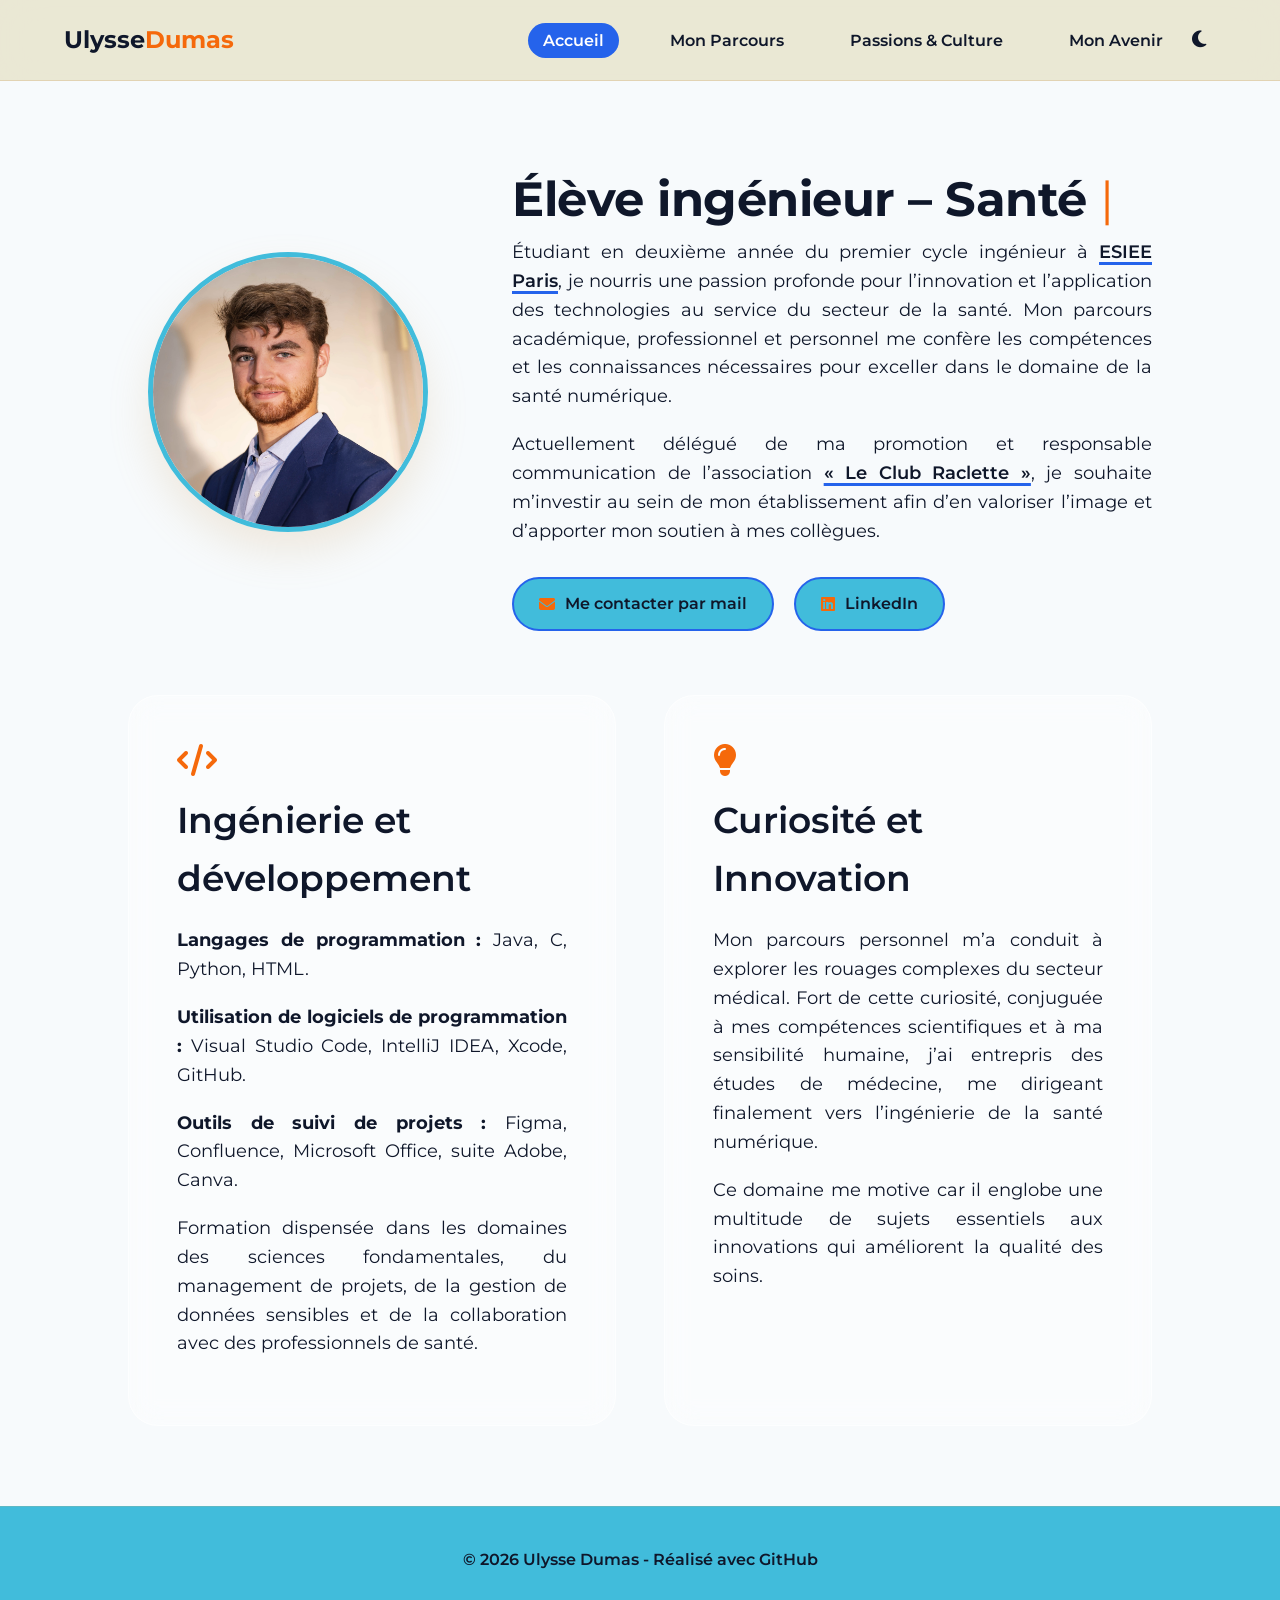
<file: index.html>
<!DOCTYPE html>
<html lang="fr">
<head>
    <meta charset="UTF-8">
    <meta name="viewport" content="width=device-width, initial-scale=1.0">
    <title>Ulysse Dumas | Accueil</title>
    <link rel="stylesheet" href="style.css">
    <link rel="stylesheet" href="https://cdnjs.cloudflare.com/ajax/libs/font-awesome/6.4.0/css/all.min.css">
</head>
<body>
    <nav>
        <a href="index.html" class="logo">Ulysse<span>Dumas</span></a>
    
        <div class="nav-links">
            <a href="index.html" class="active">Accueil</a>
            <a href="parcours.html">Mon Parcours</a>
            <a href="passions.html">Passions & Culture</a>
            <a href="avenir.html">Mon Avenir</a>
            <button id="theme-toggle" class="theme-switch"><i class="fas fa-moon"></i></button>
        </div>
    </nav>

    <div class="container">
        <div style="display: flex; align-items: center; gap: 4rem; flex-wrap: wrap; margin-bottom: 4rem;">
            <div class="reveal" style="flex: 1; min-width: 280px; text-align: center;">
                <img src="images/photo_profil.webp" alt="Ulysse Dumas" class="profile-bubble">
            </div>
            <div style="flex: 2; min-width: 320px;">
                <h1 class="typewriter" style="color: var(--text-main); margin: 0;" data-text="Élève ingénieur – Santé numérique">Élève ingénieur – Santé numérique</h1>
                <div class="reveal" style="transition-delay: 0.2s;">
                    <p>Étudiant en deuxième année du premier cycle ingénieur à <a href="https://www.esiee.fr/lecole/pourquoi-choisir-esiee-paris" target="_blank" class="text-link">ESIEE Paris</a>, je nourris une passion profonde pour l’innovation et l’application des technologies au service du secteur de la santé. Mon parcours académique, professionnel et personnel me confère les compétences et les connaissances nécessaires pour exceller dans le domaine de la santé numérique.</p>
                    <p>Actuellement délégué de ma promotion et responsable communication de l’association <a href="https://new.express.adobe.com/webpage/UIlp3deJWvHqg" target="_blank" class="text-link">« Le Club Raclette »</a>, je souhaite m’investir au sein de mon établissement afin d’en valoriser l’image et d’apporter mon soutien à mes collègues.</p>
                    <div style="display: flex; gap: 20px; flex-wrap: wrap; margin-top: 2rem;">
                        <a href="mailto:ulysse.dumas@edu.esiee.fr" class="bubble-btn"><i class="fa-solid fa-envelope"></i> Me contacter par mail</a>
                        <a href="https://www.linkedin.com/in/ulyssedumas/" target="_blank" class="bubble-btn"><i class="fa-brands fa-linkedin"></i> LinkedIn</a>
                    </div>
                </div>
            </div>
        </div>
        <div class="grid-2">
            <div class="card reveal">
                <i class="fa-solid fa-code card-icon"></i>
                <h2>Ingénierie et développement</h2>
                <p><strong>Langages de programmation :</strong> Java, C, Python, HTML.</p>
                <p><strong>Utilisation de logiciels de programmation :</strong> Visual Studio Code, IntelliJ IDEA, Xcode, GitHub.</p>
                <p><strong>Outils de suivi de projets :</strong> Figma, Confluence, Microsoft Office, suite Adobe, Canva.</p>
                <p>Formation dispensée dans les domaines des sciences fondamentales, du management de projets, de la gestion de données sensibles et de la collaboration avec des professionnels de santé.</p>
            </div>
            <div class="card reveal" style="transition-delay: 0.2s;">
                <i class="fa-solid fa-lightbulb card-icon"></i>
                <h2>Curiosité et Innovation</h2>
                <p>Mon parcours personnel m’a conduit à explorer les rouages complexes du secteur médical. Fort de cette curiosité, conjuguée à mes compétences scientifiques et à ma sensibilité humaine, j’ai entrepris des études de médecine, me dirigeant finalement vers l’ingénierie de la santé numérique.</p>
                <p>Ce domaine me motive car il englobe une multitude de sujets essentiels aux innovations qui améliorent la qualité des soins.</p>
            </div>
        </div>
    </div>

    <footer>&copy; 2026 Ulysse Dumas - Réalisé avec GitHub</footer>

    <script>
    // --- GESTION DU THÈME (CLAIR / SOMBRE) ---
    const toggleBtn = document.getElementById('theme-toggle');
    const htmlElement = document.documentElement;
    const themeIcon = toggleBtn.querySelector('i');

    // Vérifier s'il y a un thème enregistré
    const savedTheme = localStorage.getItem('theme') || 'light';
    htmlElement.setAttribute('data-theme', savedTheme);
    updateIcon(savedTheme);

    toggleBtn.addEventListener('click', () => {
        const currentTheme = htmlElement.getAttribute('data-theme');
        const newTheme = currentTheme === 'light' ? 'dark' : 'light';
        
        htmlElement.setAttribute('data-theme', newTheme);
        localStorage.setItem('theme', newTheme);
        updateIcon(newTheme);
    });

    function updateIcon(theme) {
        themeIcon.className = theme === 'light' ? 'fas fa-moon' : 'fas fa-sun';
    }

    // --- MODAL IMAGE ---
    function openModal(src) {
        const modal = document.getElementById('imageModal');
        if(modal) {
            modal.style.display = 'flex';
            document.getElementById('modalImg').src = src;
        }
    }

    // --- MACHINE À ÉCRIRE ET REVEAL ---
    const observer = new IntersectionObserver((entries) => {
        entries.forEach(entry => { 
            if (entry.isIntersecting) {
                entry.target.classList.add('show'); 
                
                if (entry.target.classList.contains('typewriter') && !entry.target.dataset.typed) {
                    entry.target.dataset.typed = "true";
                    const text = entry.target.getAttribute('data-text');
                    entry.target.innerHTML = '<span class="typed-text"></span><span class="typewriter-cursor">|</span>';
                    const textContainer = entry.target.querySelector('.typed-text');
                    
                    let i = 0;
                    function type() {
                        if (i < text.length) {
                            textContainer.innerHTML += text.charAt(i);
                            i++;
                            setTimeout(type, 40);
                        }
                    }
                    setTimeout(type, 300);
                }
            }
        });
    });

    document.querySelectorAll('.reveal, .typewriter').forEach(el => observer.observe(el));
    </script>
</body>
</html>
</file>
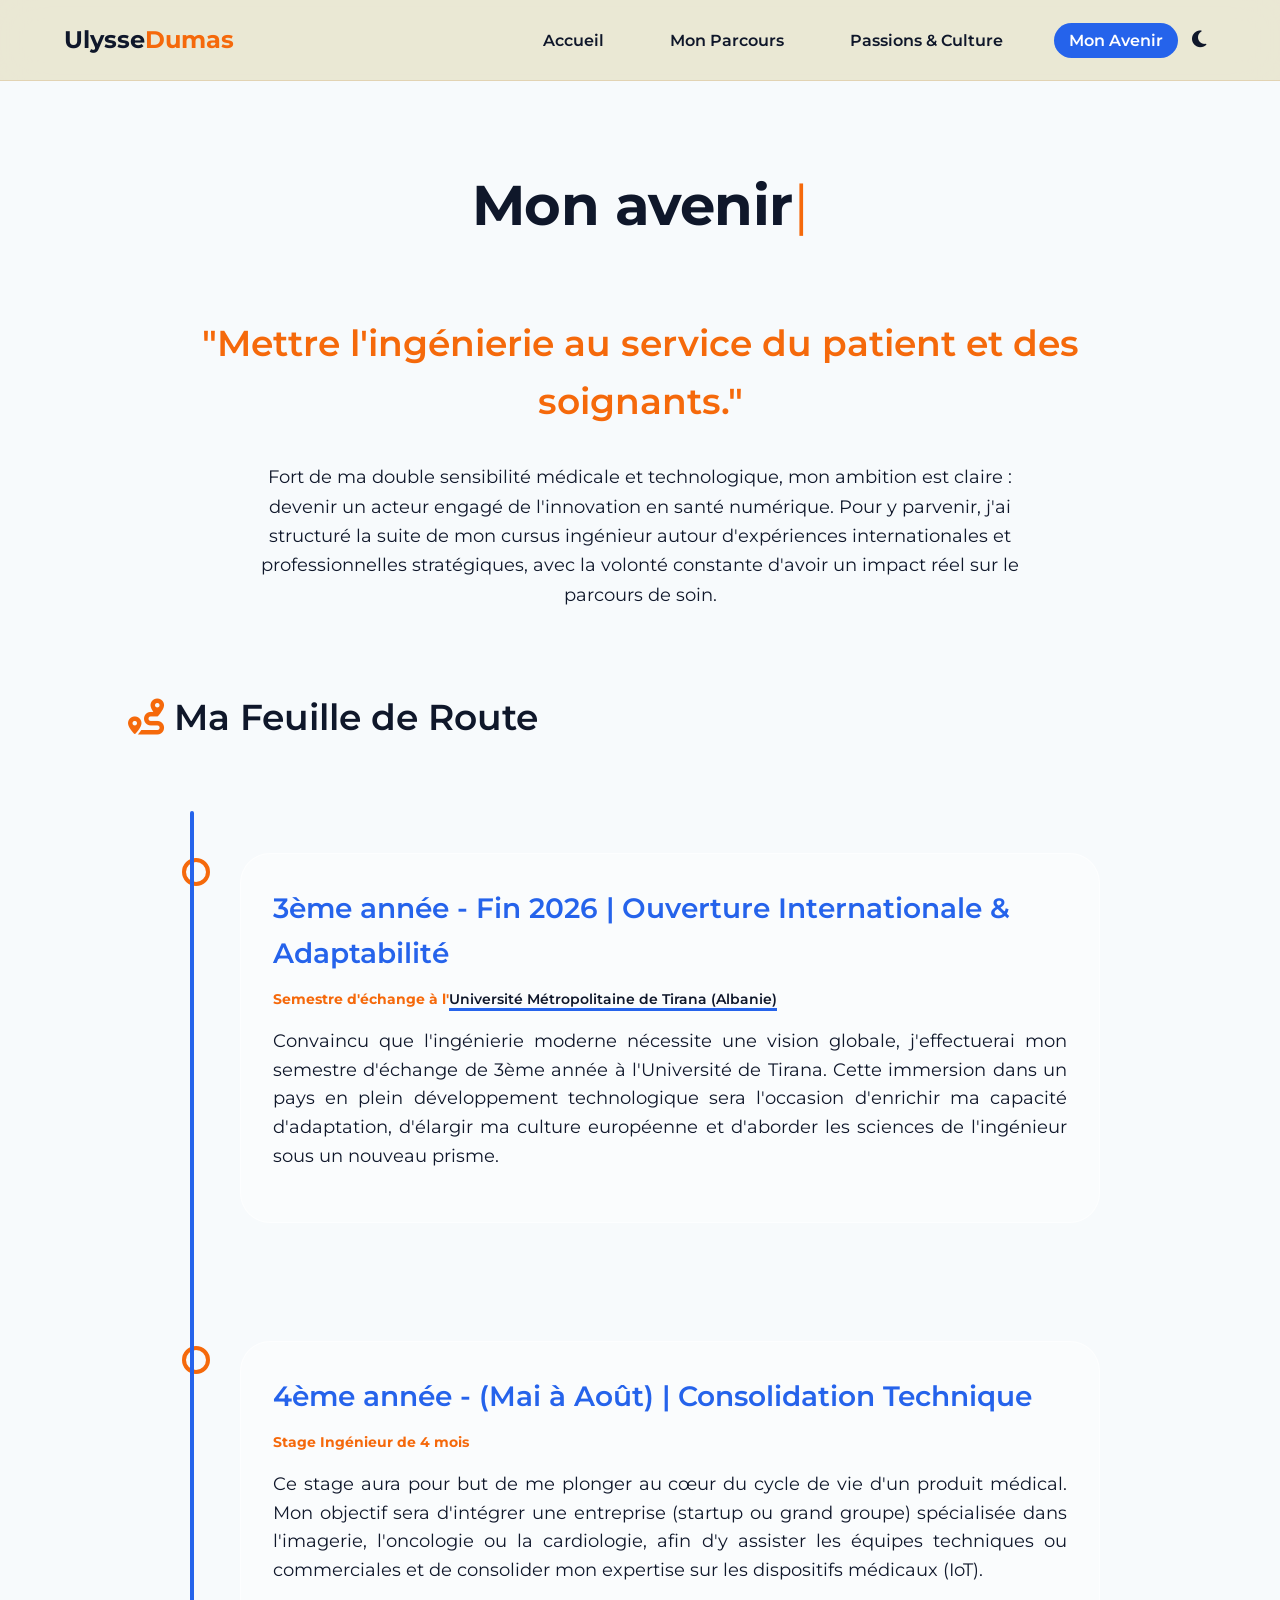
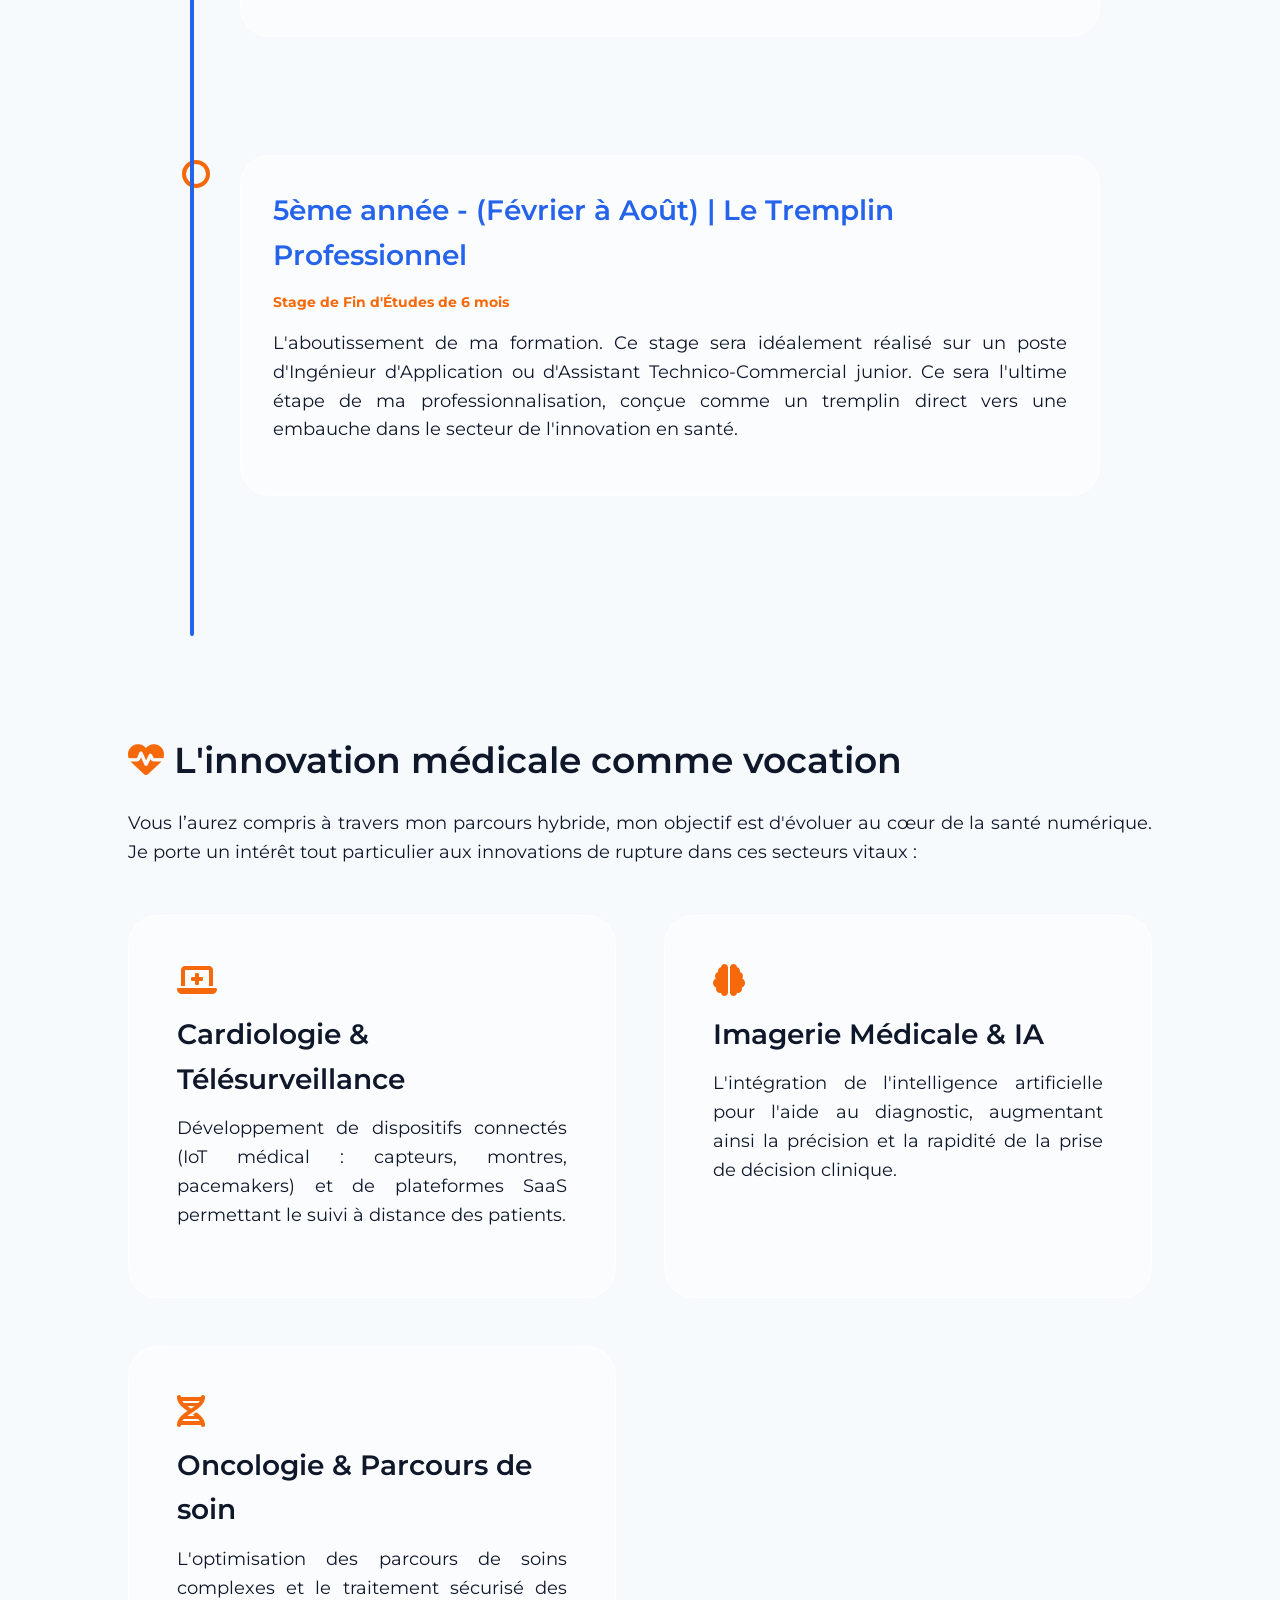
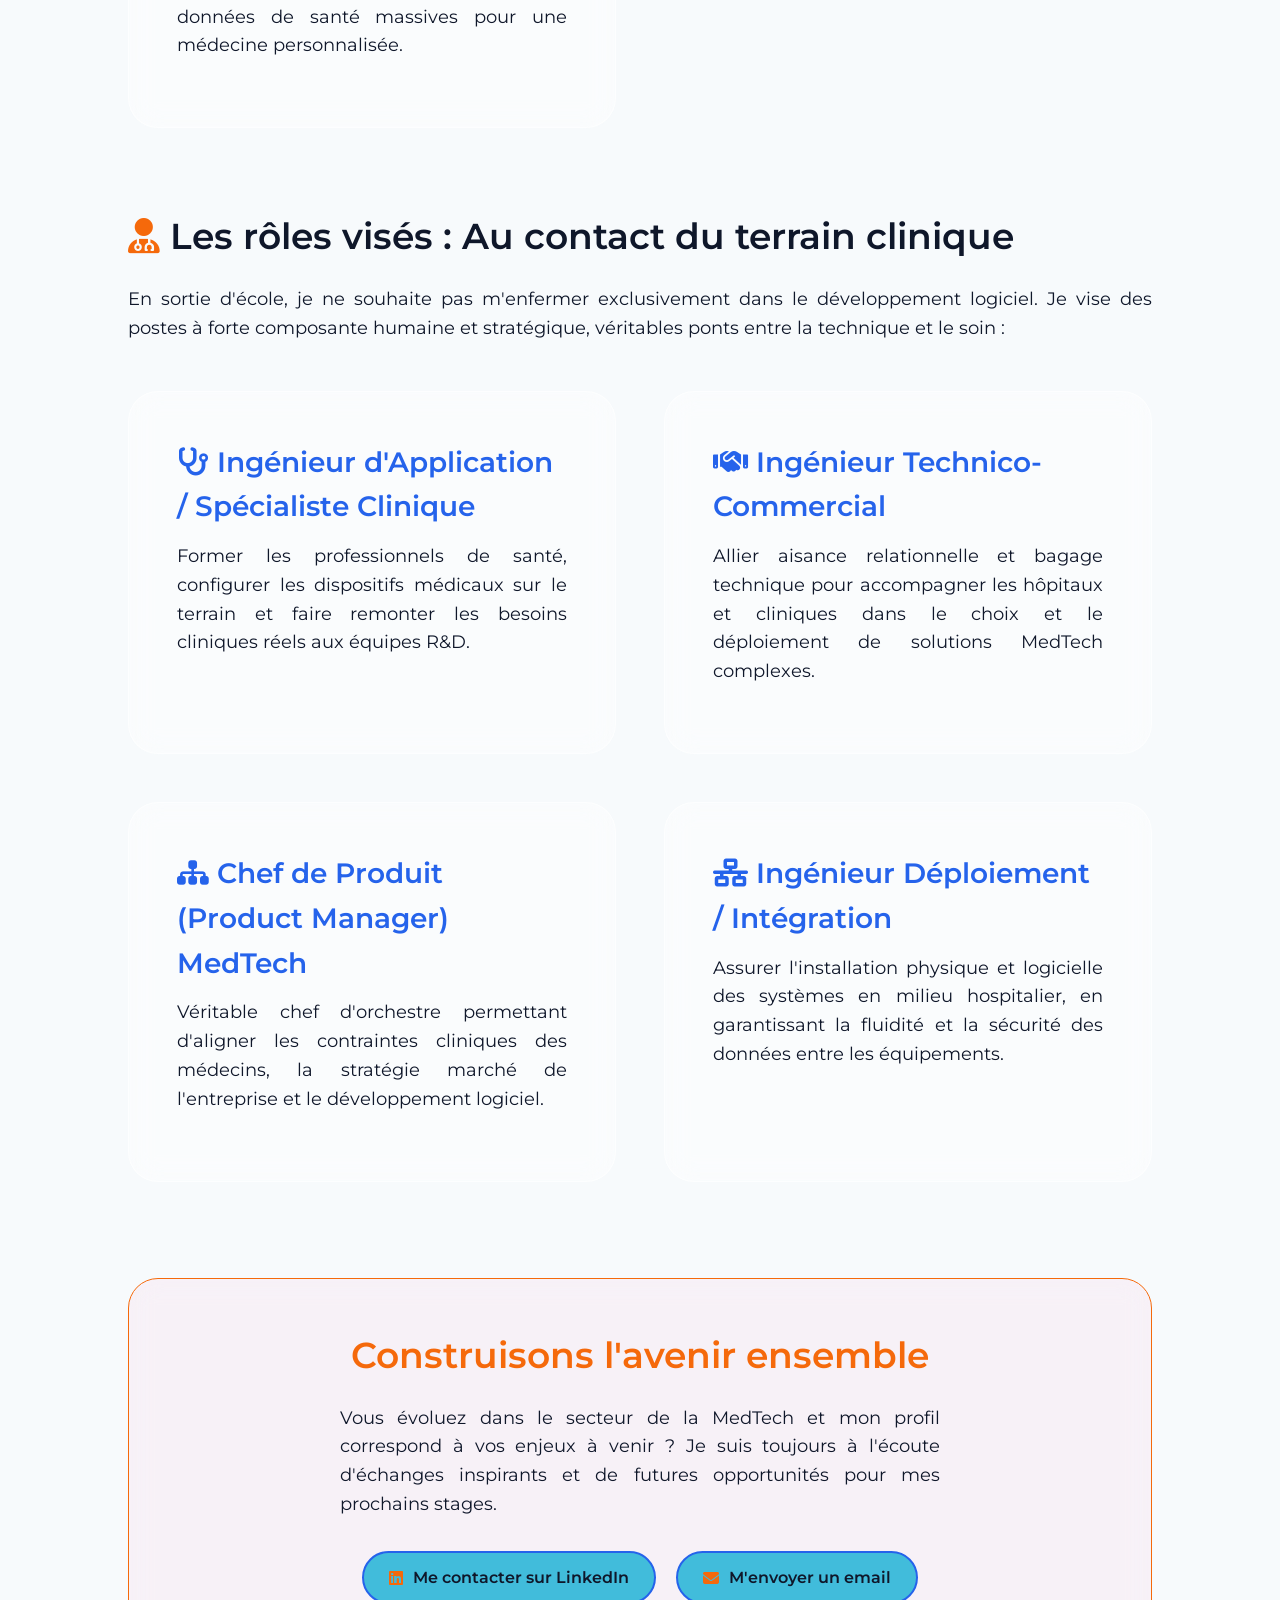
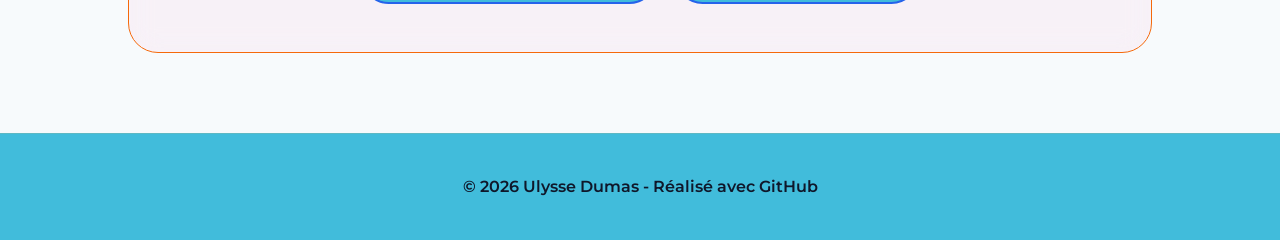
<file: avenir.html>
<!DOCTYPE html>
<html lang="fr">
<head>
    <meta charset="UTF-8">
    <meta name="viewport" content="width=device-width, initial-scale=1.0">
    <title>Ulysse Dumas | Mon Avenir</title>
    <link rel="stylesheet" href="style.css">
    <link rel="stylesheet" href="https://cdnjs.cloudflare.com/ajax/libs/font-awesome/6.4.0/css/all.min.css">
</head>
<body>
    <nav>
        <a href="index.html" class="logo">Ulysse<span>Dumas</span></a>
    
        <div class="nav-links">
            <a href="index.html">Accueil</a>
            <a href="parcours.html">Mon Parcours</a>
            <a href="passions.html">Passions & Culture</a>
            <a href="avenir.html" class="active">Mon Avenir</a>
            <button id="theme-toggle" class="theme-switch"><i class="fas fa-moon"></i></button>
        </div>
    </nav>

    <div class="container">
        
        <div class="reveal" style="text-align: center; margin-bottom: 5rem;">
            <h1 class="reveal typewriter" style="font-size: clamp(36px, 5vw, 56px); text-align: center; margin: 0 auto 4rem auto;" data-text="Mon avenir">Mon avenir</h1>
            <h2 style="color: var(--icon-color);">"Mettre l'ingénierie au service du patient et des soignants."</h2>
            <p style="max-width: 800px; margin: 2rem auto; font-size: 1.15rem; text-align: center;">
                Fort de ma double sensibilité médicale et technologique, mon ambition est claire : devenir un acteur engagé de l'innovation en santé numérique. Pour y parvenir, j'ai structuré la suite de mon cursus ingénieur autour d'expériences internationales et professionnelles stratégiques, avec la volonté constante d'avoir un impact réel sur le parcours de soin.
            </p>
        </div>

        <h2 class="reveal title"><i class="fa-solid fa-route" style="color: var(--icon-color);"></i> Ma Feuille de Route</h2>
        
        <div class="timeline">
            <div class="timeline-item reveal">
                <div class="card" style="padding: 2rem;">
                    <h3 style="color: var(--accent);">3ème année - Fin 2026 | Ouverture Internationale & Adaptabilité</h3>
                    <p class="text-secondary" style="color: var(--icon-color); font-weight: bold; margin-bottom: 1rem;">Semestre d'échange à l'<a href="https://umt.edu.al/" target="_blank" class="text-link">Université Métropolitaine de Tirana (Albanie)</a></p>
                    <p>Convaincu que l'ingénierie moderne nécessite une vision globale, j'effectuerai mon semestre d'échange de 3ème année à l'Université de Tirana. Cette immersion dans un pays en plein développement technologique sera l'occasion d'enrichir ma capacité d'adaptation, d'élargir ma culture européenne et d'aborder les sciences de l'ingénieur sous un nouveau prisme.</p>
                </div>
            </div>
            <div class="timeline-item reveal" style="transition-delay: 0.2s;">
                <div class="card" style="padding: 2rem;">
                    <h3 style="color: var(--accent);">4ème année - (Mai à Août) | Consolidation Technique</h3>
                    <p class="text-secondary" style="color: var(--icon-color); font-weight: bold; margin-bottom: 1rem;">Stage Ingénieur de 4 mois</p>
                    <p>Ce stage aura pour but de me plonger au cœur du cycle de vie d'un produit médical. Mon objectif sera d'intégrer une entreprise (startup ou grand groupe) spécialisée dans l'imagerie, l'oncologie ou la cardiologie, afin d'y assister les équipes techniques ou commerciales et de consolider mon expertise sur les dispositifs médicaux (IoT).</p>
                </div>
            </div>
            <div class="timeline-item reveal" style="transition-delay: 0.4s;">
                <div class="card" style="padding: 2rem;">
                    <h3 style="color: var(--accent);">5ème année - (Février à Août) | Le Tremplin Professionnel</h3>
                    <p class="text-secondary" style="color: var(--icon-color); font-weight: bold; margin-bottom: 1rem;">Stage de Fin d'Études de 6 mois</p>
                    <p>L'aboutissement de ma formation. Ce stage sera idéalement réalisé sur un poste d'Ingénieur d'Application ou d'Assistant Technico-Commercial junior. Ce sera l'ultime étape de ma professionnalisation, conçue comme un tremplin direct vers une embauche dans le secteur de l'innovation en santé.</p>
                </div>
            </div>
        </div>

        <h2 class="reveal title" style="margin-top: 6rem;"><i class="fa-solid fa-heart-pulse" style="color: var(--icon-color);"></i> L'innovation médicale comme vocation</h2>
        <p class="reveal" style="margin-bottom: 3rem;">Vous l’aurez compris à travers mon parcours hybride, mon objectif est d'évoluer au cœur de la santé numérique. Je porte un intérêt tout particulier aux innovations de rupture dans ces secteurs vitaux :</p>
        
        <div class="grid-2" style="margin-bottom: 5rem;">
            <div class="card reveal">
                <i class="fa-solid fa-laptop-medical card-icon"></i>
                <h3>Cardiologie & Télésurveillance</h3>
                <p>Développement de dispositifs connectés (IoT médical : capteurs, montres, pacemakers) et de plateformes SaaS permettant le suivi à distance des patients.</p>
            </div>
            <div class="card reveal" style="transition-delay: 0.2s;">
                <i class="fa-solid fa-brain card-icon"></i>
                <h3>Imagerie Médicale & IA</h3>
                <p>L'intégration de l'intelligence artificielle pour l'aide au diagnostic, augmentant ainsi la précision et la rapidité de la prise de décision clinique.</p>
            </div>
            <div class="card reveal" style="transition-delay: 0.4s;">
                <i class="fa-solid fa-dna card-icon"></i>
                <h3>Oncologie & Parcours de soin</h3>
                <p>L'optimisation des parcours de soins complexes et le traitement sécurisé des données de santé massives pour une médecine personnalisée.</p>
            </div>
        </div>

        <h2 class="reveal title"><i class="fa-solid fa-user-doctor" style="color: var(--icon-color);"></i> Les rôles visés : Au contact du terrain clinique</h2>
        <p class="reveal" style="margin-bottom: 3rem;">En sortie d'école, je ne souhaite pas m'enfermer exclusivement dans le développement logiciel. Je vise des postes à forte composante humaine et stratégique, véritables ponts entre la technique et le soin :</p>

        <div class="grid-2" style="margin-bottom: 6rem;">
            <div class="card reveal">
                <h3 style="color: var(--accent);"><i class="fa-solid fa-stethoscope"></i> Ingénieur d'Application / Spécialiste Clinique</h3>
                <p>Former les professionnels de santé, configurer les dispositifs médicaux sur le terrain et faire remonter les besoins cliniques réels aux équipes R&D.</p>
            </div>
            <div class="card reveal">
                <h3 style="color: var(--accent);"><i class="fa-solid fa-handshake"></i> Ingénieur Technico-Commercial</h3>
                <p>Allier aisance relationnelle et bagage technique pour accompagner les hôpitaux et cliniques dans le choix et le déploiement de solutions MedTech complexes.</p>
            </div>
            <div class="card reveal">
                <h3 style="color: var(--accent);"><i class="fa-solid fa-sitemap"></i> Chef de Produit (Product Manager) MedTech</h3>
                <p>Véritable chef d'orchestre permettant d'aligner les contraintes cliniques des médecins, la stratégie marché de l'entreprise et le développement logiciel.</p>
            </div>
            <div class="card reveal">
                <h3 style="color: var(--accent);"><i class="fa-solid fa-network-wired"></i> Ingénieur Déploiement / Intégration</h3>
                <p>Assurer l'installation physique et logicielle des systèmes en milieu hospitalier, en garantissant la fluidité et la sécurité des données entre les équipements.</p>
            </div>
        </div>

        <div class="reveal card" style="text-align: center; border-color: var(--icon-color); background: rgba(240, 78, 157, 0.05);">
            <h2 style="color: var(--icon-color);">Construisons l'avenir ensemble</h2>
            <p style="max-width: 600px; margin: 0 auto 2rem;">Vous évoluez dans le secteur de la MedTech et mon profil correspond à vos enjeux à venir ? Je suis toujours à l'écoute d'échanges inspirants et de futures opportunités pour mes prochains stages.</p>
            <div style="display: flex; gap: 20px; justify-content: center; flex-wrap: wrap;">
                <a href="https://www.linkedin.com/in/ulyssedumas/" target="_blank" class="bubble-btn">
                    <i class="fa-brands fa-linkedin"></i> Me contacter sur LinkedIn
                </a>
                <a href="mailto:ulysse.dumas@edu.esiee.fr" class="bubble-btn">
                    <i class="fa-solid fa-envelope"></i> M'envoyer un email
                </a>
            </div>
        </div>

    </div>

    <footer>&copy; 2026 Ulysse Dumas - Réalisé avec GitHub</footer>

    <script>
    // --- GESTION DU THÈME (CLAIR / SOMBRE) ---
    const toggleBtn = document.getElementById('theme-toggle');
    const htmlElement = document.documentElement;
    const themeIcon = toggleBtn.querySelector('i');

    // Vérifier s'il y a un thème enregistré
    const savedTheme = localStorage.getItem('theme') || 'light';
    htmlElement.setAttribute('data-theme', savedTheme);
    updateIcon(savedTheme);

    toggleBtn.addEventListener('click', () => {
        const currentTheme = htmlElement.getAttribute('data-theme');
        const newTheme = currentTheme === 'light' ? 'dark' : 'light';
        
        htmlElement.setAttribute('data-theme', newTheme);
        localStorage.setItem('theme', newTheme);
        updateIcon(newTheme);
    });

    function updateIcon(theme) {
        themeIcon.className = theme === 'light' ? 'fas fa-moon' : 'fas fa-sun';
    }

    // --- MODAL IMAGE ---
    function openModal(src) {
        const modal = document.getElementById('imageModal');
        if(modal) {
            modal.style.display = 'flex';
            document.getElementById('modalImg').src = src;
        }
    }

    // --- MACHINE À ÉCRIRE ET REVEAL ---
    const observer = new IntersectionObserver((entries) => {
        entries.forEach(entry => { 
            if (entry.isIntersecting) {
                entry.target.classList.add('show'); 
                
                if (entry.target.classList.contains('typewriter') && !entry.target.dataset.typed) {
                    entry.target.dataset.typed = "true";
                    const text = entry.target.getAttribute('data-text');
                    entry.target.innerHTML = '<span class="typed-text"></span><span class="typewriter-cursor">|</span>';
                    const textContainer = entry.target.querySelector('.typed-text');
                    
                    let i = 0;
                    function type() {
                        if (i < text.length) {
                            textContainer.innerHTML += text.charAt(i);
                            i++;
                            setTimeout(type, 40);
                        }
                    }
                    setTimeout(type, 300);
                }
            }
        });
    });

    document.querySelectorAll('.reveal, .typewriter').forEach(el => observer.observe(el));
    </script>
</body>
</html>
</file>
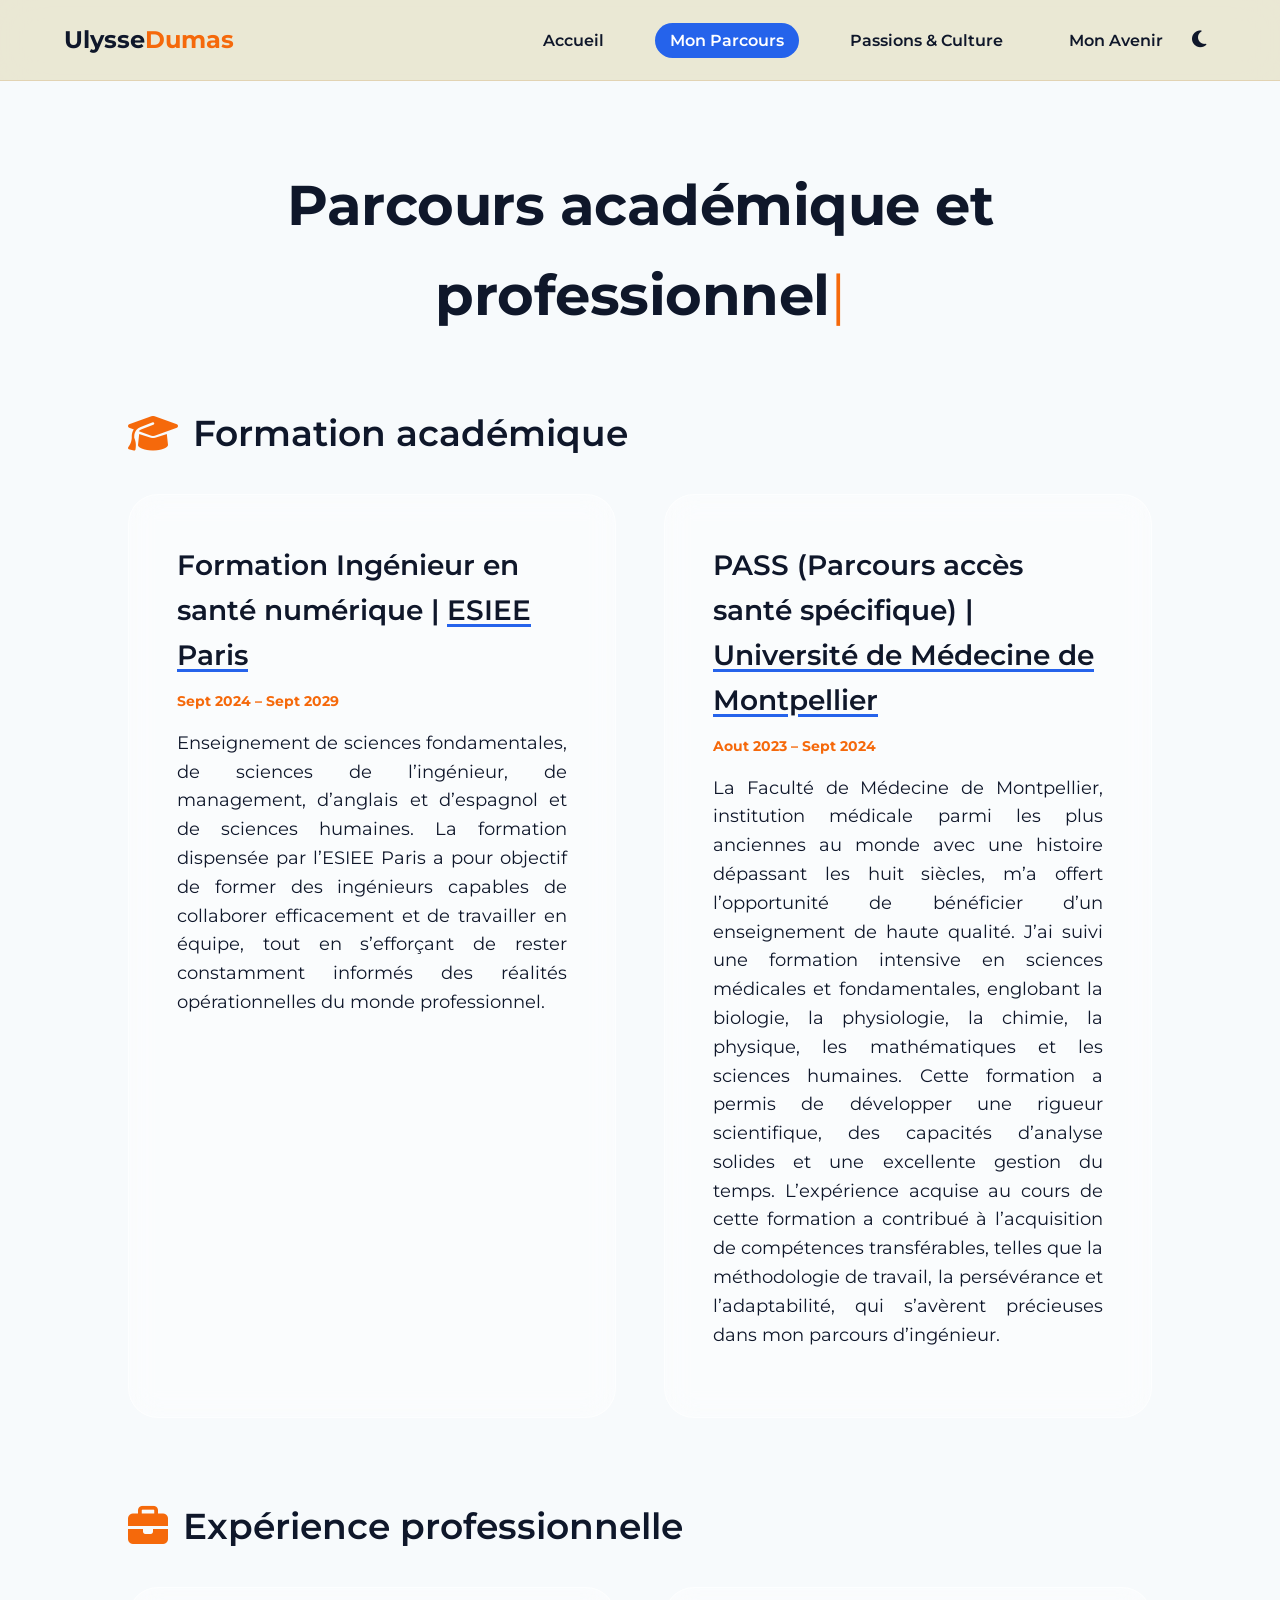
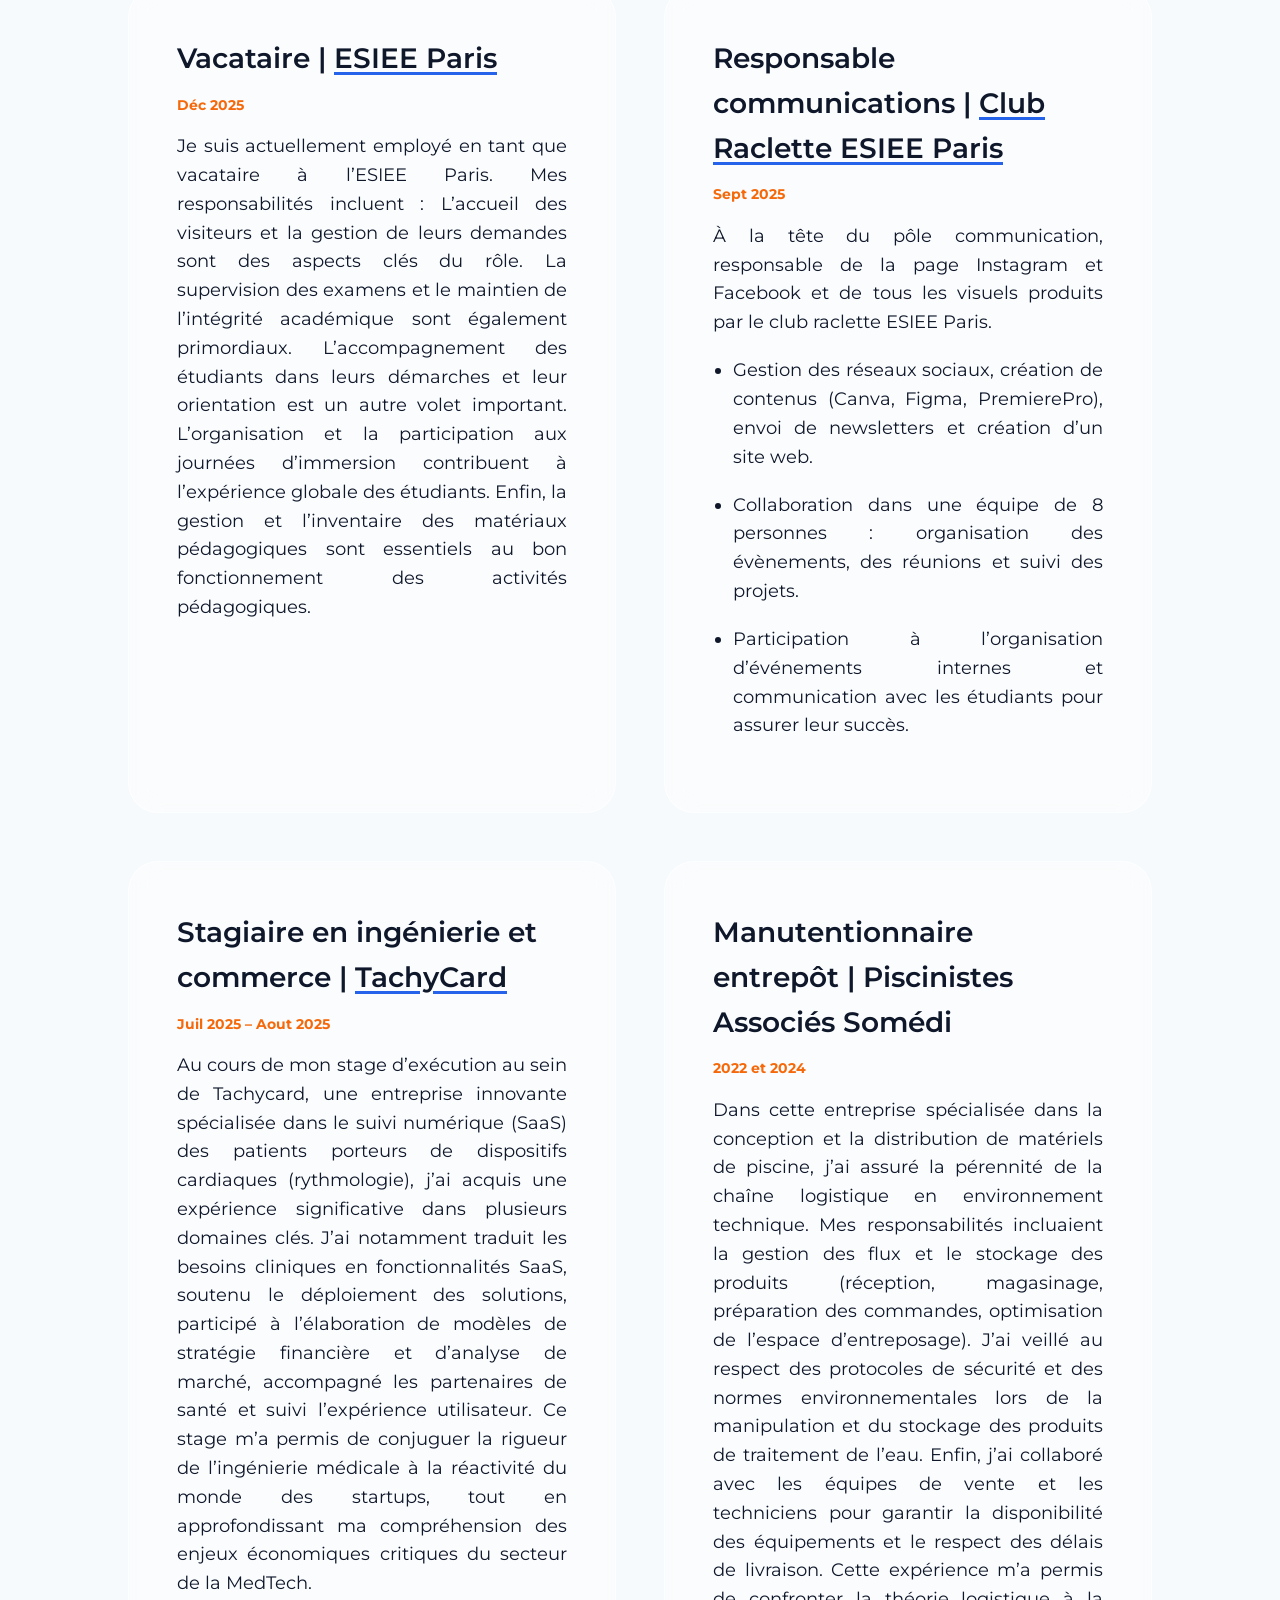
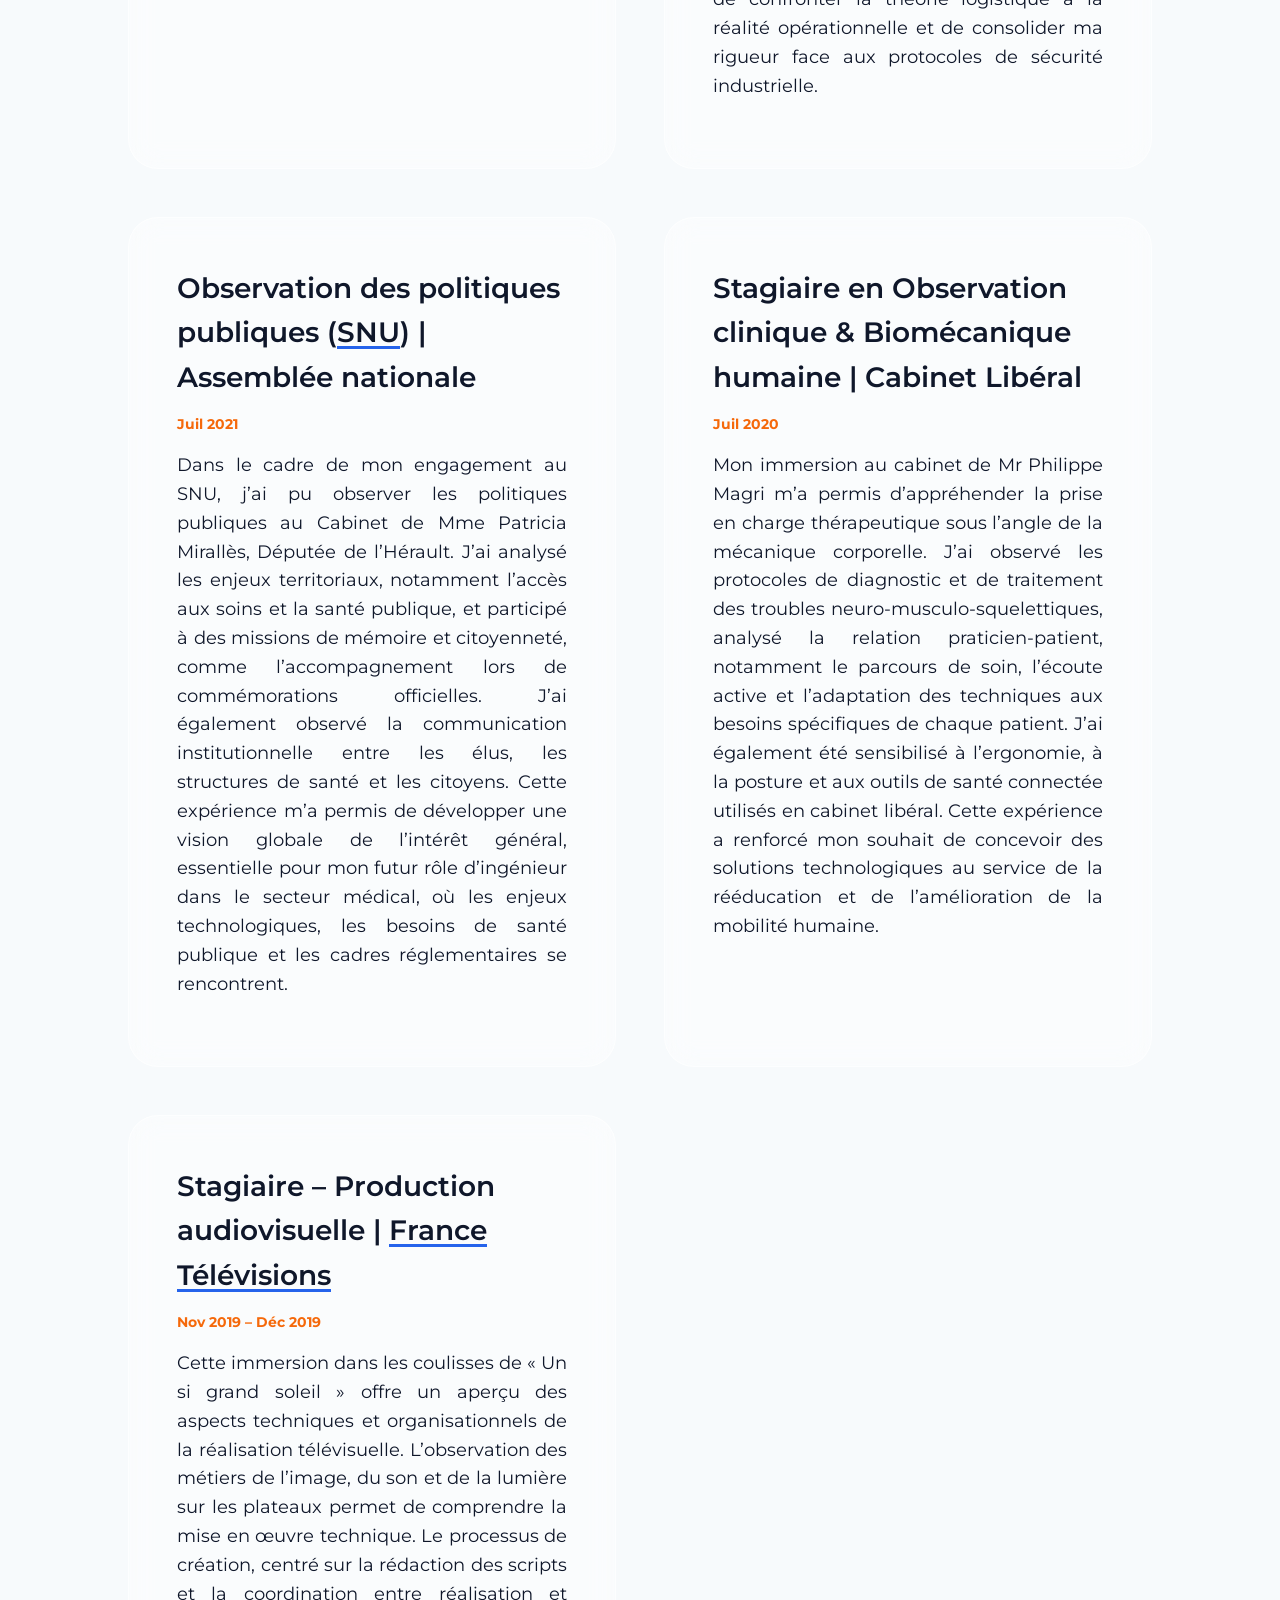
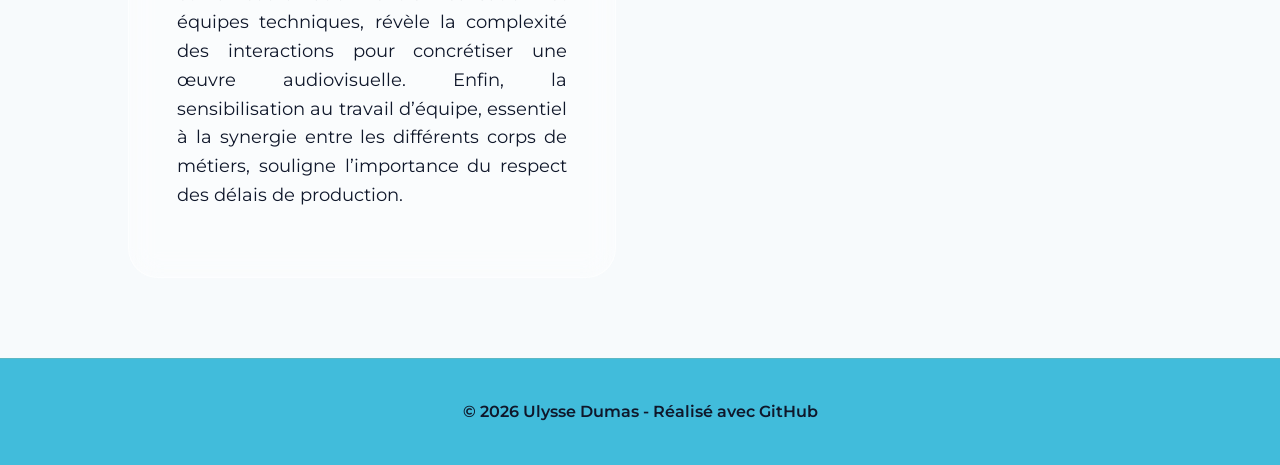
<file: parcours.html>
<!DOCTYPE html>
<html lang="fr">
<head>
    <meta charset="UTF-8">
    <meta name="viewport" content="width=device-width, initial-scale=1.0">
    <title>Ulysse Dumas | Mon Parcours</title>
    <link rel="stylesheet" href="style.css">
    <link rel="stylesheet" href="https://cdnjs.cloudflare.com/ajax/libs/font-awesome/6.4.0/css/all.min.css">
</head>
<body>
    <nav>
        <a href="index.html" class="logo">Ulysse<span>Dumas</span></a>
    
        <div class="nav-links">
            <a href="index.html">Accueil</a>
            <a href="parcours.html" class="active">Mon Parcours</a>
            <a href="passions.html">Passions & Culture</a>
            <a href="avenir.html">Mon Avenir</a>
            <button id="theme-toggle" class="theme-switch"><i class="fas fa-moon"></i></button>
        </div> 
    </nav>

    <div class="container">
        <h1 class="reveal typewriter" style="font-size: clamp(36px, 5vw, 56px); text-align: center; margin: 0 auto 4rem auto;" data-text="Parcours académique et professionnel">Parcours académique et professionnel</h1>

        <h2 class="reveal" style="display: flex; align-items: center; gap: 15px; margin-bottom: 2rem;">
            <i class="fa-solid fa-graduation-cap" style="color: var(--icon-color); font-size: 2.5rem;"></i> Formation académique
        </h2>
        
        <div class="grid-2" style="margin-bottom: 5rem;">
            <div class="card reveal">
                <h3>Formation Ingénieur en santé numérique | <a href="https://www.esiee.fr/lecole/pourquoi-choisir-esiee-paris" target="_blank" class="text-link">ESIEE Paris</a></h3>
                <p class="text-secondary" style="color: var(--icon-color); font-weight: 700; margin-bottom: 1rem;">Sept 2024 – Sept 2029</p>
                <p>Enseignement de sciences fondamentales, de sciences de l’ingénieur, de management, d’anglais et d’espagnol et de sciences humaines. La formation dispensée par l’ESIEE Paris a pour objectif de former des ingénieurs capables de collaborer efficacement et de travailler en équipe, tout en s’efforçant de rester constamment informés des réalités opérationnelles du monde professionnel.</p>
            </div>
            <div class="card reveal" style="transition-delay: 0.2s;">
                <h3>PASS (Parcours accès santé spécifique) | <a href="https://facmedecine.umontpellier.fr/" target="_blank" class="text-link">Université de Médecine de Montpellier</a></h3>
                <p class="text-secondary" style="color: var(--icon-color); font-weight: 700; margin-bottom: 1rem;">Aout 2023 – Sept 2024</p>
                <p>La Faculté de Médecine de Montpellier, institution médicale parmi les plus anciennes au monde avec une histoire dépassant les huit siècles, m’a offert l’opportunité de bénéficier d’un enseignement de haute qualité. J’ai suivi une formation intensive en sciences médicales et fondamentales, englobant la biologie, la physiologie, la chimie, la physique, les mathématiques et les sciences humaines. Cette formation a permis de développer une rigueur scientifique, des capacités d’analyse solides et une excellente gestion du temps. L’expérience acquise au cours de cette formation a contribué à l’acquisition de compétences transférables, telles que la méthodologie de travail, la persévérance et l’adaptabilité, qui s’avèrent précieuses dans mon parcours d’ingénieur.</p>
            </div>
        </div>

        <h2 class="reveal" style="display: flex; align-items: center; gap: 15px; margin-bottom: 2rem;">
            <i class="fa-solid fa-briefcase" style="color: var(--icon-color); font-size: 2.5rem;"></i> Expérience professionnelle
        </h2>
        
        <div class="grid-2">
            <div class="card reveal">
                <h3>Vacataire | <a href="https://www.esiee.fr/lecole/pourquoi-choisir-esiee-paris" target="_blank" class="text-link">ESIEE Paris</a></h3>
                <p class="text-secondary" style="color: var(--icon-color); font-weight: 700; margin-bottom: 1rem;">Déc 2025</p>
                <p>Je suis actuellement employé en tant que vacataire à l’ESIEE Paris. Mes responsabilités incluent : L’accueil des visiteurs et la gestion de leurs demandes sont des aspects clés du rôle. La supervision des examens et le maintien de l’intégrité académique sont également primordiaux. L’accompagnement des étudiants dans leurs démarches et leur orientation est un autre volet important. L’organisation et la participation aux journées d’immersion contribuent à l’expérience globale des étudiants. Enfin, la gestion et l’inventaire des matériaux pédagogiques sont essentiels au bon fonctionnement des activités pédagogiques.</p>
            </div>
            <div class="card reveal">
                <h3>Responsable communications | <a href="https://new.express.adobe.com/webpage/UIlp3deJWvHqg" target="_blank" class="text-link">Club Raclette ESIEE Paris</a></h3>
                <p class="text-secondary" style="color: var(--icon-color); font-weight: 700; margin-bottom: 1rem;">Sept 2025</p>
                <p>À la tête du pôle communication, responsable de la page Instagram et Facebook et de tous les visuels produits par le club raclette ESIEE Paris.</p>
                <ul>
                    <li>Gestion des réseaux sociaux, création de contenus (Canva, Figma, PremierePro), envoi de newsletters et création d’un site web.</li>
                    <li>Collaboration dans une équipe de 8 personnes : organisation des évènements, des réunions et suivi des projets.</li>
                    <li>Participation à l’organisation d’événements internes et communication avec les étudiants pour assurer leur succès.</li>
                </ul>
            </div>
            <div class="card reveal">
                <h3>Stagiaire en ingénierie et commerce | <a href="https://www.tachycard.com" target="_blank" class="text-link">TachyCard</a></h3>
                <p class="text-secondary" style="color: var(--icon-color); font-weight: 700; margin-bottom: 1rem;">Juil 2025 – Aout 2025</p>
                <p>Au cours de mon stage d’exécution au sein de Tachycard, une entreprise innovante spécialisée dans le suivi numérique (SaaS) des patients porteurs de dispositifs cardiaques (rythmologie), j’ai acquis une expérience significative dans plusieurs domaines clés. J’ai notamment traduit les besoins cliniques en fonctionnalités SaaS, soutenu le déploiement des solutions, participé à l’élaboration de modèles de stratégie financière et d’analyse de marché, accompagné les partenaires de santé et suivi l’expérience utilisateur. Ce stage m’a permis de conjuguer la rigueur de l’ingénierie médicale à la réactivité du monde des startups, tout en approfondissant ma compréhension des enjeux économiques critiques du secteur de la MedTech.</p>
            </div>
            <div class="card reveal">
                <h3>Manutentionnaire entrepôt | Piscinistes Associés Somédi</h3>
                <p class="text-secondary" style="color: var(--icon-color); font-weight: 700; margin-bottom: 1rem;">2022 et 2024</p>
                <p>Dans cette entreprise spécialisée dans la conception et la distribution de matériels de piscine, j’ai assuré la pérennité de la chaîne logistique en environnement technique. Mes responsabilités incluaient la gestion des flux et le stockage des produits (réception, magasinage, préparation des commandes, optimisation de l’espace d’entreposage). J’ai veillé au respect des protocoles de sécurité et des normes environnementales lors de la manipulation et du stockage des produits de traitement de l’eau. Enfin, j’ai collaboré avec les équipes de vente et les techniciens pour garantir la disponibilité des équipements et le respect des délais de livraison. Cette expérience m’a permis de confronter la théorie logistique à la réalité opérationnelle et de consolider ma rigueur face aux protocoles de sécurité industrielle.</p>
            </div>
            <div class="card reveal">
                <h3>Observation des politiques publiques (<a href="https://www.snu.gouv.fr/" target="_blank" class="text-link">SNU</a>) | Assemblée nationale</h3>
                <p class="text-secondary" style="color: var(--icon-color); font-weight: 700; margin-bottom: 1rem;">Juil 2021</p>
                <p>Dans le cadre de mon engagement au SNU, j’ai pu observer les politiques publiques au Cabinet de Mme Patricia Mirallès, Députée de l’Hérault. J’ai analysé les enjeux territoriaux, notamment l’accès aux soins et la santé publique, et participé à des missions de mémoire et citoyenneté, comme l’accompagnement lors de commémorations officielles. J’ai également observé la communication institutionnelle entre les élus, les structures de santé et les citoyens. Cette expérience m’a permis de développer une vision globale de l’intérêt général, essentielle pour mon futur rôle d’ingénieur dans le secteur médical, où les enjeux technologiques, les besoins de santé publique et les cadres réglementaires se rencontrent.</p>
            </div>
            <div class="card reveal">
                <h3>Stagiaire en Observation clinique & Biomécanique humaine | Cabinet Libéral</h3>
                <p class="text-secondary" style="color: var(--icon-color); font-weight: 700; margin-bottom: 1rem;">Juil 2020</p>
                <p>Mon immersion au cabinet de Mr Philippe Magri m’a permis d’appréhender la prise en charge thérapeutique sous l’angle de la mécanique corporelle. J’ai observé les protocoles de diagnostic et de traitement des troubles neuro-musculo-squelettiques, analysé la relation praticien-patient, notamment le parcours de soin, l’écoute active et l’adaptation des techniques aux besoins spécifiques de chaque patient. J’ai également été sensibilisé à l’ergonomie, à la posture et aux outils de santé connectée utilisés en cabinet libéral. Cette expérience a renforcé mon souhait de concevoir des solutions technologiques au service de la rééducation et de l’amélioration de la mobilité humaine.</p>
            </div>
            <div class="card reveal">
                <h3>Stagiaire – Production audiovisuelle | <a href="https://fr.wikipedia.org/wiki/Un_si_grand_soleil" target="_blank" class="text-link">France Télévisions</a></h3>
                <p class="text-secondary" style="color: var(--icon-color); font-weight: 700; margin-bottom: 1rem;">Nov 2019 – Déc 2019</p>
                <p>Cette immersion dans les coulisses de « Un si grand soleil » offre un aperçu des aspects techniques et organisationnels de la réalisation télévisuelle. L’observation des métiers de l’image, du son et de la lumière sur les plateaux permet de comprendre la mise en œuvre technique. Le processus de création, centré sur la rédaction des scripts et la coordination entre réalisation et équipes techniques, révèle la complexité des interactions pour concrétiser une œuvre audiovisuelle. Enfin, la sensibilisation au travail d’équipe, essentiel à la synergie entre les différents corps de métiers, souligne l’importance du respect des délais de production.</p>
            </div>
        </div>
    </div>

    <footer>&copy; 2026 Ulysse Dumas - Réalisé avec GitHub</footer>

    <script>
    // --- GESTION DU THÈME (CLAIR / SOMBRE) ---
    const toggleBtn = document.getElementById('theme-toggle');
    const htmlElement = document.documentElement;
    const themeIcon = toggleBtn.querySelector('i');

    // Vérifier s'il y a un thème enregistré
    const savedTheme = localStorage.getItem('theme') || 'light';
    htmlElement.setAttribute('data-theme', savedTheme);
    updateIcon(savedTheme);

    toggleBtn.addEventListener('click', () => {
        const currentTheme = htmlElement.getAttribute('data-theme');
        const newTheme = currentTheme === 'light' ? 'dark' : 'light';
        
        htmlElement.setAttribute('data-theme', newTheme);
        localStorage.setItem('theme', newTheme);
        updateIcon(newTheme);
    });

    function updateIcon(theme) {
        themeIcon.className = theme === 'light' ? 'fas fa-moon' : 'fas fa-sun';
    }

    // --- MODAL IMAGE ---
    function openModal(src) {
        const modal = document.getElementById('imageModal');
        if(modal) {
            modal.style.display = 'flex';
            document.getElementById('modalImg').src = src;
        }
    }

    // --- MACHINE À ÉCRIRE ET REVEAL ---
    const observer = new IntersectionObserver((entries) => {
        entries.forEach(entry => { 
            if (entry.isIntersecting) {
                entry.target.classList.add('show'); 
                
                if (entry.target.classList.contains('typewriter') && !entry.target.dataset.typed) {
                    entry.target.dataset.typed = "true";
                    const text = entry.target.getAttribute('data-text');
                    entry.target.innerHTML = '<span class="typed-text"></span><span class="typewriter-cursor">|</span>';
                    const textContainer = entry.target.querySelector('.typed-text');
                    
                    let i = 0;
                    function type() {
                        if (i < text.length) {
                            textContainer.innerHTML += text.charAt(i);
                            i++;
                            setTimeout(type, 40);
                        }
                    }
                    setTimeout(type, 300);
                }
            }
        });
    });

    document.querySelectorAll('.reveal, .typewriter').forEach(el => observer.observe(el));
    </script>
</body>
</html>
</file>
<file: style.css>
@import url('https://fonts.googleapis.com/css2?family=Fustat:wght@300;400;600;700&family=Montserrat:wght@300;400;600;700&display=swap');
@import url('https://cdnjs.cloudflare.com/ajax/libs/font-awesome/6.4.0/css/all.min.css');

/* Définition des thèmes */
:root {
    /* MODE CLAIR (Défaut) */
    --bg-main: #F7FAFC;       /* Gris très léger, reposant */
    --text-main: #0F172A;     /* Bleu très foncé, lisible */
    --accent: #2563EB;        /* Bleu médical moderne (branding/bordures) */
    --icon-color: #f5690b;    /* Orange ambré (icônes/punch) */
    --hover-preview: #41bcdb; /* Turquoise (survol, menus, liens actifs) */
    
    --transition-speed: 0.4s; /* Vitesse de transition fluide */
}

[data-theme="dark"] {
    /* MODE SOMBRE */
    --bg-main: #0F172A;       /* Bleu nuit, moins agressif que noir pur */
    --text-main: #E2E8F0;     /* Gris clair doux pour les yeux */
    --accent: #2563EB;        /* Bleu plus lumineux */
    --icon-color: #f5690b;    /* Jaune/Orange lumineux */
    --hover-preview: #1497b8; /* Turquoise clair */
}

/* Application des couleurs globales avec transition douce */
body {
    background-color: var(--bg-main);
    color: var(--text-main);
    transition: background-color var(--transition-speed), color var(--transition-speed);
}

/* Le bouton switch (à mettre dans la nav) */
.theme-switch {
    background: none;
    border: none;
    color: var(--text-main);
    cursor: pointer;
    font-size: 1.2rem;
    padding: 10px;
    transition: transform 0.3s ease;
}
.theme-switch:hover { transform: scale(1.1); }

* { margin: 0; padding: 0; box-sizing: border-box; }

body {
    font-family: "Mundial Narrow Variable", -apple-system, BlinkMacSystemFont, "San Francisco", "Montserrat", "Fustat", sans-serif;
    background-color: var(--bg-main);
    color: var(--text-main);
    line-height: 1.6;
    overflow-x: hidden;
}

h1 { font-size: clamp(32px, 4vw, 48px); font-weight: 700; margin-bottom: 1.5rem; letter-spacing: -0.5px; }
h2 { font-size: clamp(24px, 3.5vw, 36px); font-weight: 600; margin-bottom: 1.2rem; }
h3 { font-size: clamp(20px, 3vw, 28px); font-weight: 600; margin-bottom: 0.8rem; }
p, li { font-size: clamp(16px, 2vw, 18px); font-weight: 400; margin-bottom: 1.2rem; text-align: justify; }
ul { margin-bottom: 1.5rem; margin-left: 20px; }
.text-secondary { font-size: clamp(12px, 1.5vw, 14px); color: #4A5070; }
.text-black { color: #000000 !important; }

/* Navigation */
nav {
    background: rgba(232, 228, 205, 0.85); 
    padding: 1.2rem 5%;
    display: flex; justify-content: space-between; align-items: center;
    position: sticky; top: 0; z-index: 1000;
    backdrop-filter: blur(20px);
    border-bottom: 1px solid rgba(204, 164, 105, 0.3); 
}

.logo { font-size: 1.5rem; font-weight: 700; color: var(--text-main); text-decoration: none; }
.logo span { color: var(--icon-color); }

.nav-links a {
    color: var(--text-main); text-decoration: none; margin-left: 2rem;
    font-weight: 600; transition: all 0.3s ease;
    padding: 8px 15px; border-radius: 20px;
}
.nav-links a:hover, .nav-links a.active { background-color: var(--accent); color: white; }

.container { padding: 5rem 10%; max-width: 1400px; margin: 0 auto; }

/* Liens textuels */
.text-link {
    color: var(--text-main); text-decoration: underline; text-decoration-color: var(--accent);
    text-decoration-thickness: 3px; text-underline-offset: 4px;
    font-weight: 600; transition: all 0.3s ease;
}
.text-link:hover { color: var(--icon-color); text-decoration-color: var(--icon-color); }

/* Bulles & Boutons */
.profile-bubble {
    width: 280px; height: 280px; border-radius: 50%; object-fit: cover;
    border: 5px solid var(--hover-preview); box-shadow: 0 20px 40px rgba(204, 164, 105, 0.2);
}
.bubble-btn {
    display: inline-flex; align-items: center; gap: 10px;
    padding: 12px 25px; background-color: var(--hover-preview);
    color: var(--text-main); text-decoration: none;
    border-radius: 50px; font-weight: 600;
    transition: all 0.3s ease; border: 2px solid var(--accent);
}
.bubble-btn:hover { transform: scale(1.05); background-color: var(--accent); color: white; }
.bubble-btn i { color: var(--icon-color); }
.bubble-btn:hover i { color: white; }

/* Cartes transparentes */
.grid-2 { display: grid; grid-template-columns: repeat(auto-fit, minmax(350px, 1fr)); gap: 3rem; }
.card {
    background: rgba(255, 255, 255, 0.4); backdrop-filter: blur(15px);
    padding: 3rem; border-radius: 30px; border: 1px solid rgba(255,255,255,0.6);
    transition: all 0.4s ease;
}
.card:hover { transform: translateY(-10px); box-shadow: 0 20px 40px rgba(204, 164, 105, 0.15); }
.card-icon { font-size: 2rem; color: var(--icon-color); margin-bottom: 1rem; }

/* Grille Photos */
.photo-grid-2col { display: grid; grid-template-columns: 1fr 1fr; gap: 20px; margin-top: 2rem; }
.photo-grid-2col img {
    width: 100%; height: 250px; object-fit: cover; border-radius: 20px; 
    cursor: pointer; transition: 0.4s;
}
.photo-grid-2col img:hover { transform: scale(1.05); box-shadow: 0 10px 20px rgba(204, 164, 105, 0.3); }

/* Animations Scroll */
.reveal { opacity: 0; filter: blur(15px); transform: translateY(40px); transition: all 1s ease; }
.reveal.show { opacity: 1; filter: blur(0); transform: translateY(0); }

/* --- LE NOUVEAU TYPEWRITER (Machine à écrire infaillible) --- */
.typewriter {
    margin: 0 auto;
    /* On enlève width: fit-content et border-right qui posaient problème sur plusieurs lignes */
    white-space: pre-wrap; 
}

/* Le nouveau curseur intégré au texte */
.typewriter-cursor {
    color: var(--icon-color);
    font-weight: 400; /* Ajuste si tu veux une barre plus ou moins épaisse */
    animation: blink 0.8s step-end infinite;
    display: inline-block;
    vertical-align: bottom;
}

@keyframes blink {
    from, to { opacity: 1; }
    50% { opacity: 0; }
}

/* Frise chronologique */
.timeline { position: relative; max-width: 1000px; margin: 4rem auto; padding: 2rem 0; }
.timeline::after {
    content: ''; position: absolute; width: 4px; background-color: var(--accent);
    top: 0; bottom: 0; left: 50px; border-radius: 2px;
}
.timeline-item {
    padding: 10px 40px 60px 100px; /* Espace augmenté entre les bulles */
    position: relative; width: 100%; margin-bottom: 3rem;
}
.timeline-item::after {
    content: ''; position: absolute; width: 20px; height: 20px; right: auto; left: 42px; top: 15px;
    background-color: var(--bg-main); border: 4px solid var(--icon-color);
    border-radius: 50%; z-index: 1; transition: 0.3s;
}
.timeline-item:hover::after { background-color: var(--icon-color); transform: scale(1.3); box-shadow: 0 0 15px var(--icon-color); }

/* Modal Image */
#imageModal {
    display: none; position: fixed; z-index: 2000; top: 0; left: 0; width: 100%; height: 100%; 
    background: rgba(22, 27, 51, 0.85); backdrop-filter: blur(10px);
    justify-content: center; align-items: center; cursor: pointer;
}
#modalImg { max-width: 90%; max-height: 90%; border-radius: 20px; }
.close-modal { position: absolute; top: 30px; left: 40px; color: #FFFFFF; font-size: 50px; }

/* Footer */
footer {
    text-align: center; padding: 2.5rem; background-color: var(--hover-preview);
    color: var(--text-main); font-weight: 600; border-top: 1px solid rgba(204, 164, 105, 0.2);
}

/* Mode Mobile (Smartphones) */
@media (max-width: 768px) {
    .container { padding: 3rem 5%; }
    
    /* --- CORRECTION DU MENU MOBILE --- */
    nav { 
        position: relative; /* <-- AJOUT IMPORTANT : Sert de point d'ancrage au bouton */
        flex-wrap: wrap; 
        padding: 15px 5%;
    }
    
    /* On place le bouton lune/soleil en haut à droite */
    .theme-switch {
        position: fixed; 
        top: 15px;
        right: 5%;
        z-index: 9999; 
        
        /* On lui donne un fond et on annule les bugs de Safari mobile */
        background-color: var(--bg-main) !important; 
        -webkit-appearance: none; /* Empêche l'iPhone de cacher le bouton */
        
        width: 45px; /* Un peu plus grand pour les gros doigts */
        height: 45px;
        border-radius: 50%;
        display: flex;
        align-items: center;
        justify-content: center;
        box-shadow: 0 4px 10px rgba(0,0,0,0.2);
        border: 2px solid var(--accent);
        
        /* On force la couleur du texte/icône au cas où */
        color: var(--icon-color) !important; 
    }

    /* On s'assure que la lune/soleil est bien de la bonne couleur et taille */
    .theme-switch i {
        font-size: 20px;
        color: var(--icon-color) !important; 
        display: block; /* S'assure que l'icône occupe son espace */
    }
    
    /* On affiche les liens et on permet le défilement horizontal au doigt */
    .nav-links { 
        display: flex; 
        width: 100%; 
        overflow-x: auto; 
        margin-top: 15px;
        padding-bottom: 5px;
        -webkit-overflow-scrolling: touch; 
        scrollbar-width: none; 
    }
    .nav-links::-webkit-scrollbar { display: none; }
    
    .nav-links a { 
        margin-left: 0; 
        margin-right: 10px; 
        font-size: 14px; 
        white-space: nowrap; 
    }

    /* --- RESTE DES ADAPTATIONS MOBILES --- */
    .typewriter { white-space: normal; animation: none; border-right: none; width: auto !important; }
    .typewriter-cursor { display: none; } /* On cache le curseur sur mobile pour éviter les bugs visuels */
    .photo-grid-2col { grid-template-columns: 1fr; }
    .timeline::after { left: 20px; }
    .timeline-item { padding: 10px 20px 40px 50px; margin-bottom: 2rem;}
    .timeline-item::after { left: 12px; }
}
</file>
